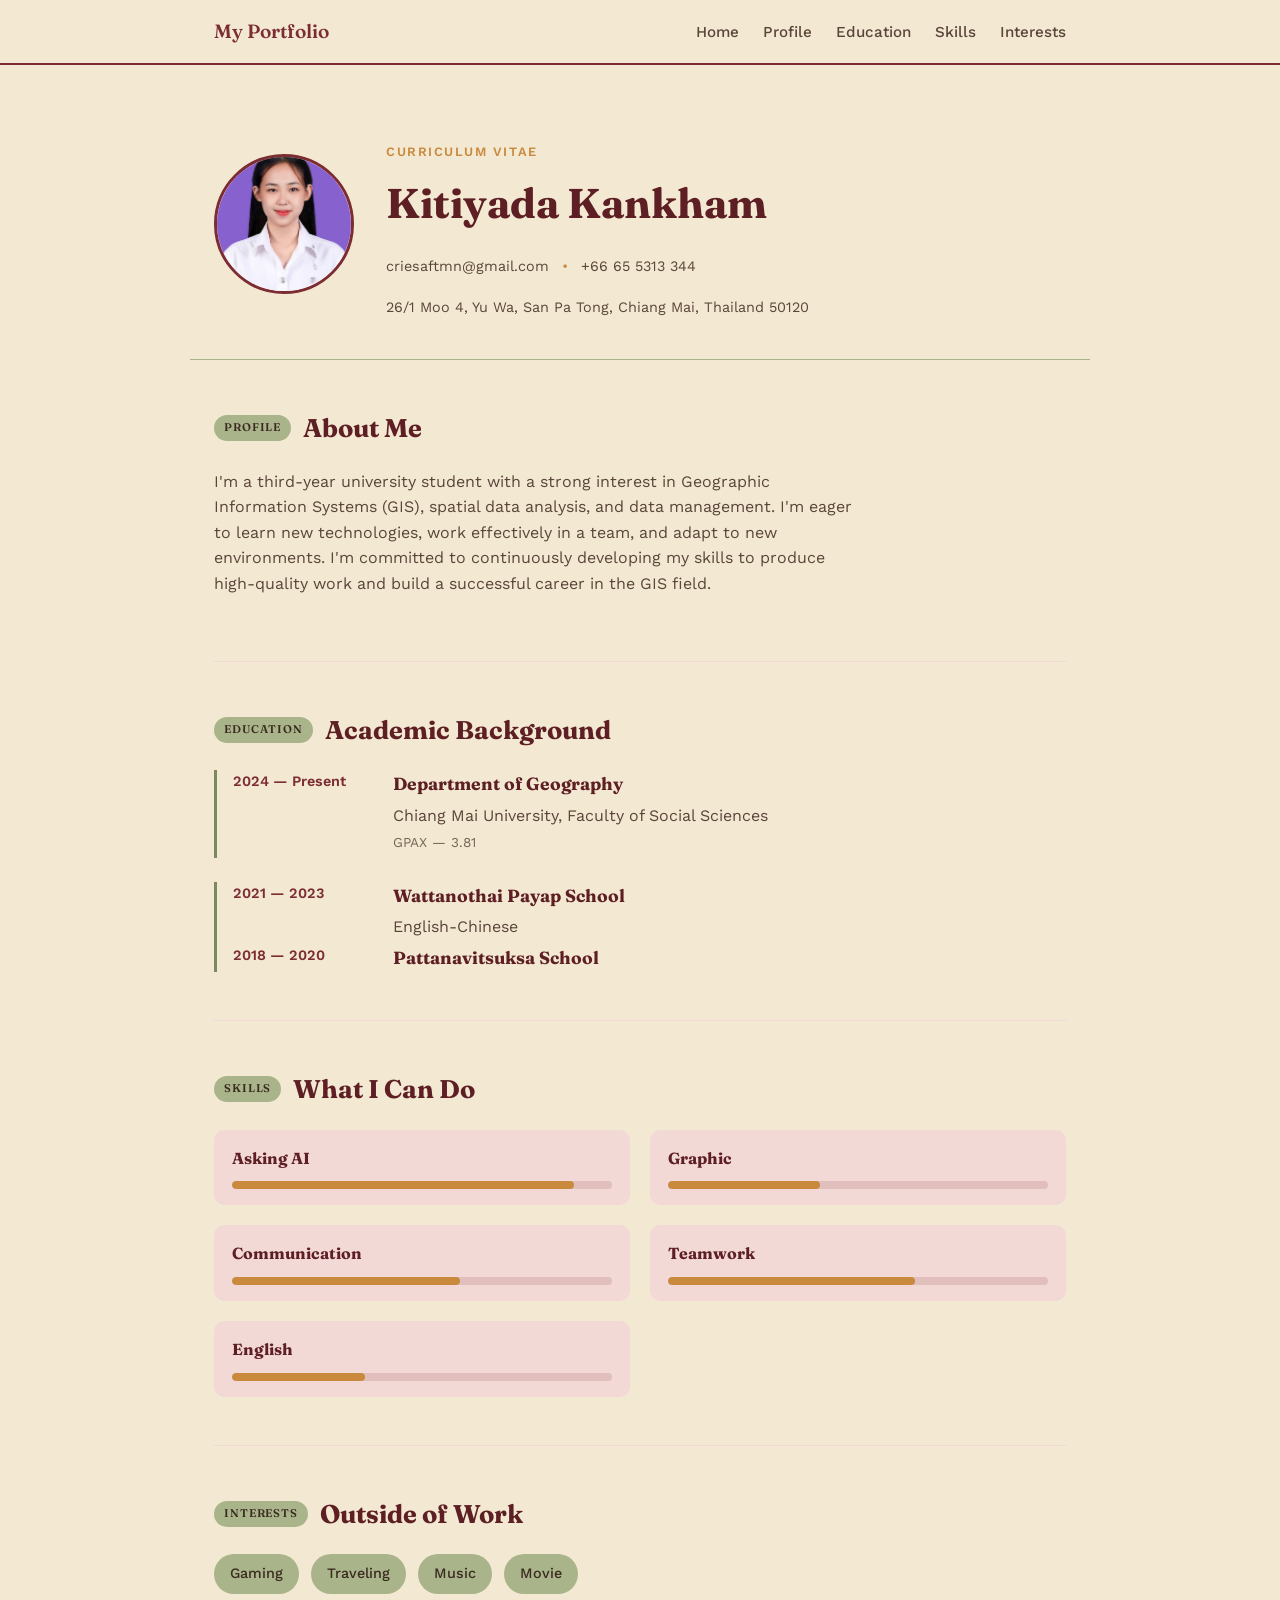
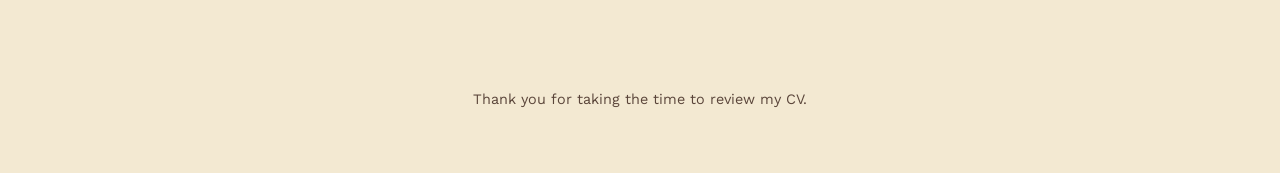
<file: lab3_bootstrap/index.html>
<!DOCTYPE html>
<html lang="en">
<head>
  <meta charset="UTF-8">
  <meta name="viewport" content="width=device-width, initial-scale=1.0">
  <title>My Portfolio</title>
  <link rel="preconnect" href="https://fonts.googleapis.com">
  <link href="https://fonts.googleapis.com/css2?family=Fraunces:opsz,wght@9..144,400;9..144,600;9..144,700&family=Work+Sans:wght@400;500;600&display=swap" rel="stylesheet">
  <link rel="stylesheet" href="style.css">
  <link rel="preconnect" href="https://fonts.googleapis.com">
  <link href="https://fonts.googleapis.com/css2?family=Fraunces:opsz,wght@9..144,400;9..144,600;9..144,700&family=Work+Sans:wght@400;500;600&family=Mali:wght@400;500;600;700&display=swap" rel="stylesheet">

</head>
<body>

  <!-- Navbar -->
  <nav class="navbar">
    <div class="nav-inner">
      <a href="#home" class="nav-brand">My Portfolio</a>
      <ul class="nav-links">
        <li><a href="#home">Home</a></li>
        <li><a href="#profile">Profile</a></li>
        <li><a href="#education">Education</a></li>
        <li><a href="#skills">Skills</a></li>
        <li><a href="#interests">Interests</a></li>
      </ul>
    </div>
  </nav>

<!-- Hero / Name section -->
  <header id="home" class="hero">
    <div class="hero-photo">
      <img src="S__87900184.jpg" alt="Photo of Your Full Name" onerror="this.parentElement.classList.add('no-photo')">
    </div>
    <div class="hero-text">
      <p class="eyebrow">Curriculum Vitae</p>
      <h1>Kitiyada Kankham</h1>
      <div class="contact-row">
        <span>criesaftmn@gmail.com</span>
        <span class="dot">•</span>
        <span>+66 65 5313 344</span>
      </div>
      <div class="contact-row address-row">
        <span>26/1 Moo 4, Yu Wa, San Pa Tong, Chiang Mai, Thailand 50120</span>
      </div>
    </div>
  </header>
 
  <main>
 
    <!-- Personal Profile -->
    <section id="profile" class="section">
      <h2><span class="tag">Profile</span>About Me</h2>
      <p class="body-text">
       I'm a third-year university student with a strong interest in Geographic Information Systems (GIS), 
        spatial data analysis, and data management. I'm eager to learn new technologies, work effectively in a team, 
        and adapt to new environments. I'm committed to continuously developing my skills to produce high-quality work 
        and build a successful career in the GIS field.
      </p>
    </section>
 
    <!-- Education -->
    <section id="education" class="section">
      <h2><span class="tag">Education</span>Academic Background</h2>
 
      <div class="timeline">
        <div class="timeline-item">
          <div class="timeline-year">2024 — Present</div>
          <div class="timeline-content">
            <h3>Department of Geography </h3>
            <p>Chiang Mai University, Faculty of Social Sciences</p>
            <p class="muted">GPAX — 3.81 </p>
          </div>
        </div>
 
        <div class="timeline-item">
          <div class="timeline-year">2021 — 2023</div>
          <div class="timeline-content">
            <h3>Wattanothai Payap School</h3>
            <p>English-Chinese</p>
          </div>
        </div>
      </div>

      <div class="timeline-item">
          <div class="timeline-year">2018 — 2020</div>
          <div class="timeline-content">
            <h3>Pattanavitsuksa School</h3>
          </div>
        </div>
      </div>
    </section>
 
    <!-- Skills -->
    <section id="skills" class="section">
      <h2><span class="tag">Skills</span>What I Can Do</h2>
 
      <div class="skills-grid">
        <div class="skill-card">
          <h4> Asking AI
          </h4>
          <div class="bar"><div class="bar-fill" style="width: 90%;"></div></div>
        </div>
        <div class="skill-card">
          <h4>Graphic</h4>
          <div class="bar"><div class="bar-fill" style="width: 40%;"></div></div>
        </div>
        <div class="skill-card">
          <h4>Communication</h4>
          <div class="bar"><div class="bar-fill" style="width: 60%;"></div></div>
        </div>
        <div class="skill-card">
          <h4>Teamwork</h4>
          <div class="bar"><div class="bar-fill" style="width: 65%;"></div></div>
        </div>
        <div class="skill-card">
          <h4>English</h4>
          <div class="bar"><div class="bar-fill" style="width: 35%;"></div></div>
        </div>
      </div>
    </section>
 
    <!-- Interests -->
    <section id="interests" class="section">
      <h2><span class="tag">Interests</span>Outside of Work</h2>
      <ul class="interest-list">
        <li>Gaming</li>
        <li>Traveling</li>
        <li>Music</li>
        <li>Movie</li>
      </ul>
    </section>
 
  </main>
 
  <footer class="footer">
    <p>Thank you for taking the time to review my CV.</p>
  </footer>
 
</body>
</html>
</file>
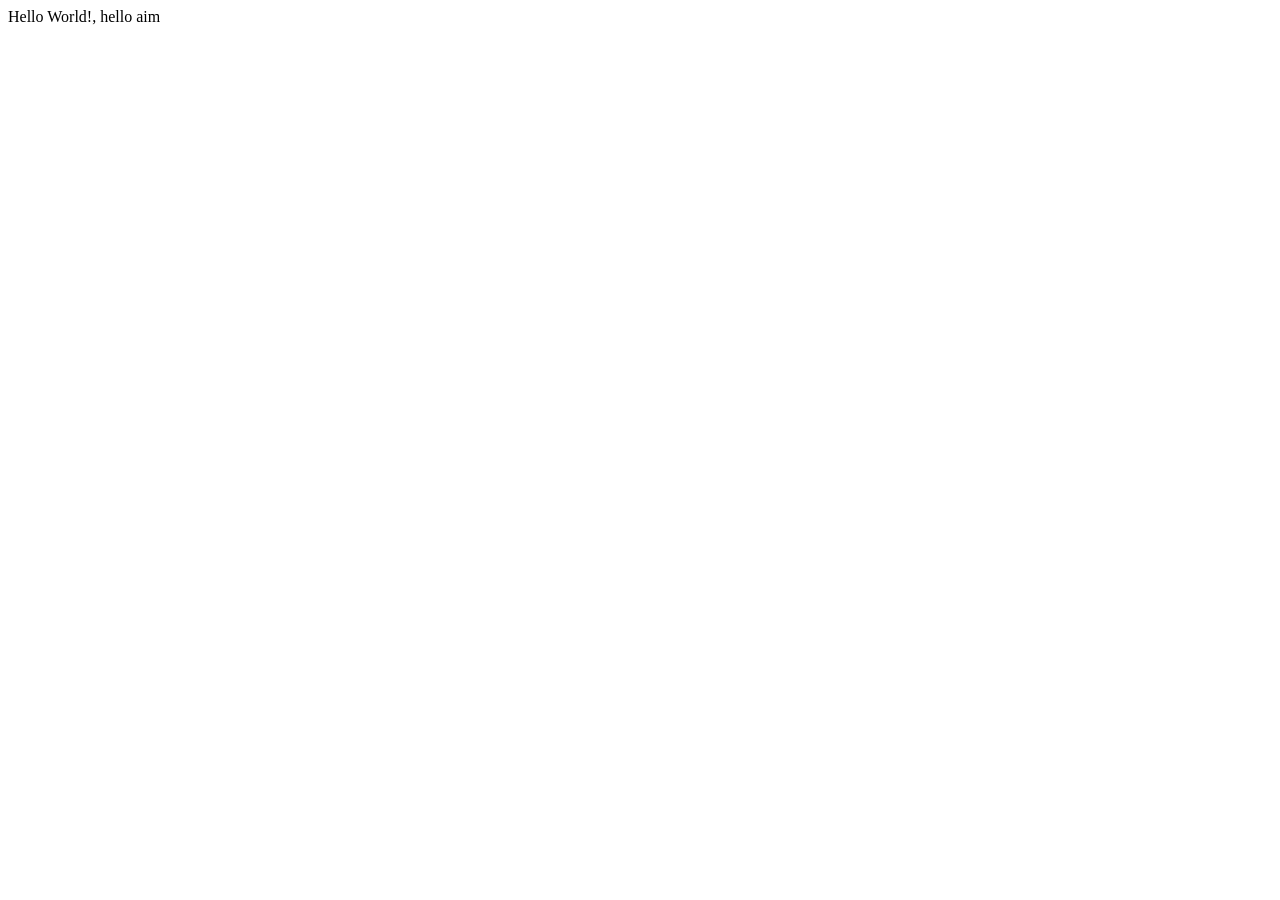
<file: lab2_html/index1.html>
<!DOCTYPE html>
<!DOCTYPE html>
<html lang="en">
<head>
    <meta charset="UTF-8">
    <meta name="viewport" content="width=, initial-scale=1.0">
    <title>Document</title>
</head>
<body>
    Hello World!, hello aim
</body>
</html>
</file>
<file: lab3_bootstrap/style.css>
:root{
  --cream:#f3e9d2;
  --pink-check:#f2d9d6;
  --wine:#7c2c33;
  --wine-dark:#5e1f24;
  --sage:#a9b48a;
  --sage-dark:#7c8862;
  --ink:#3a2a20;
  --ink-soft:#5a453a;
  --gold:#c98a3e;
}

* { box-sizing: border-box; }

html { scroll-behavior: smooth; }

body{
  margin: 0;
  background: var(--cream);
  color: var(--ink);
  font-family: 'Work Sans','Mali', sans-serif;
  line-height: 1.6;
}

h1, h2, h3, h4 {
  font-family: 'Fraunces','Mali', serif;
  color: var(--wine-dark);
  margin: 0;
}



/* Navbar */
.navbar{
  position: sticky;
  top: 0;
  z-index: 10;
  background: var(--cream);
  border-bottom: 2px solid var(--wine);
}

.nav-inner{
  max-width: 900px;
  margin: 0 auto;
  padding: 16px 24px;
  display: flex;
  align-items: center;
  justify-content: space-between;
  flex-wrap: wrap;
  gap: 12px;
}

.nav-brand{
  font-family: 'Fraunces', serif;
  font-weight: 600;
  font-size: 1.2rem;
  color: var(--wine);
  text-decoration: none;
}

.nav-links{
  list-style: none;
  display: flex;
  gap: 24px;
  margin: 0;
  padding: 0;
}

.nav-links a{
  text-decoration: none;
  color: var(--ink-soft);
  font-weight: 500;
  font-size: 0.95rem;
  transition: color 0.2s ease;
}

.nav-links a:hover,
.nav-links a:focus-visible{
  color: var(--wine);
}

/* Hero */
.hero{
  max-width: 900px;
  margin: 0 auto;
  padding: 64px 24px 40px;
  text-align: left;
  border-bottom: 1px solid var(--sage);
  display: flex;
  align-items: center;
  gap: 32px;
}

.hero-text{
  flex: 1;
}

.hero-photo{
  flex-shrink: 0;
  width: 140px;
  height: 140px;
  border-radius: 50%;
  overflow: hidden;
  border: 3px solid var(--wine);
  background: var(--pink-check);
}

.hero-photo img{
  width: 100%;
  height: 100%;
  object-fit: cover;
  display: block;
}

/* Shown automatically if photo.jpg fails to load — replace with your own file */
.hero-photo.no-photo{
  display: flex;
  align-items: center;
  justify-content: center;
}

.hero-photo.no-photo img{
  display: none;
}

.hero-photo.no-photo::after{
  content: "Photo";
  font-family: 'Work Sans', sans-serif;
  font-size: 0.85rem;
  font-weight: 500;
  color: var(--wine-dark);
}

.address-row{
  margin-top: 6px;
}

.eyebrow{
  text-transform: uppercase;
  letter-spacing: 0.12em;
  font-size: 0.8rem;
  color: var(--gold);
  font-weight: 600;
  margin-bottom: 8px;
}

.hero h1{
  font-size: 2.6rem;
  font-weight: 700;
}

.tagline{
  font-size: 1.1rem;
  color: var(--ink-soft);
  margin-top: 6px;
}

.contact-row{
  margin-top: 18px;
  font-size: 0.9rem;
  color: var(--ink-soft);
}

.contact-row .dot{
  color: var(--gold);
  margin: 0 8px;
}

/* Sections */
main{
  max-width: 900px;
  margin: 0 auto;
  padding: 0 24px;
}

.section{
  padding: 48px 0;
  border-bottom: 1px solid var(--pink-check);
}

.section:last-of-type{
  border-bottom: none;
}

.section h2{
  font-size: 1.6rem;
  margin-bottom: 20px;
  display: flex;
  align-items: center;
  gap: 12px;
}

.tag{
  font-family: 'Work Sans', sans-serif,;
  font-size: 0.7rem;
  font-weight: 600;
  text-transform: uppercase;
  letter-spacing: 0.08em;
  background: var(--sage);
  color: var(--ink);
  padding: 4px 10px;
  border-radius: 999px;
}

.body-text{
  color: var(--ink-soft);
  max-width: 65ch;
}

/* Timeline (education) */
.timeline{
  display: flex;
  flex-direction: column;
  gap: 24px;
}

.timeline-item{
  display: grid;
  grid-template-columns: 140px 1fr;
  gap: 20px;
  padding-left: 16px;
  border-left: 3px solid var(--sage-dark);
}

.timeline-year{
  font-weight: 600;
  color: var(--wine);
  font-size: 0.9rem;
}

.timeline-content h3{
  font-size: 1.1rem;
}

.timeline-content p{
  margin: 4px 0;
  color: var(--ink-soft);
}

.muted{
  font-size: 0.85rem;
  opacity: 0.8;
}

/* Skills */
.skills-grid{
  display: grid;
  grid-template-columns: repeat(2, 1fr);
  gap: 20px;
}

.skill-card{
  background: var(--pink-check);
  padding: 16px 18px;
  border-radius: 10px;
}

.skill-card h4{
  font-size: 1rem;
  margin-bottom: 10px;
  color: var(--wine-dark);
}

.bar{
  background: rgba(124,44,51,0.15);
  height: 8px;
  border-radius: 999px;
  overflow: hidden;
}

.bar-fill{
  height: 100%;
  background: var(--gold);
  border-radius: 999px;
}

/* Interests */
.interest-list{
  list-style: none;
  padding: 0;
  margin: 0;
  display: flex;
  flex-wrap: wrap;
  gap: 12px;
}

.interest-list li{
  background: var(--sage);
  color: var(--ink);
  padding: 8px 16px;
  border-radius: 999px;
  font-size: 0.9rem;
  font-weight: 500;
}

/* Footer */
.footer{
  text-align: center;
  padding: 32px 24px 48px;
  color: var(--ink-soft);
  font-size: 0.9rem;
}

/* Responsive */
@media (max-width: 640px){
  .nav-links{ gap: 14px; font-size: 0.85rem; }
  .hero{ flex-direction: column; text-align: center; align-items: center; }
  .hero h1{ font-size: 2rem; }
  .timeline-item{ grid-template-columns: 1fr; }
  .skills-grid{ grid-template-columns: 1fr; }
}

/* Reduced motion */
@media (prefers-reduced-motion: reduce){
  html{ scroll-behavior: auto; }
  .nav-links a{ transition: none; }
}

#home,
#profile,
#education,
#skills,
#interests{
  scroll-margin-top: 50px;
}
</file>
